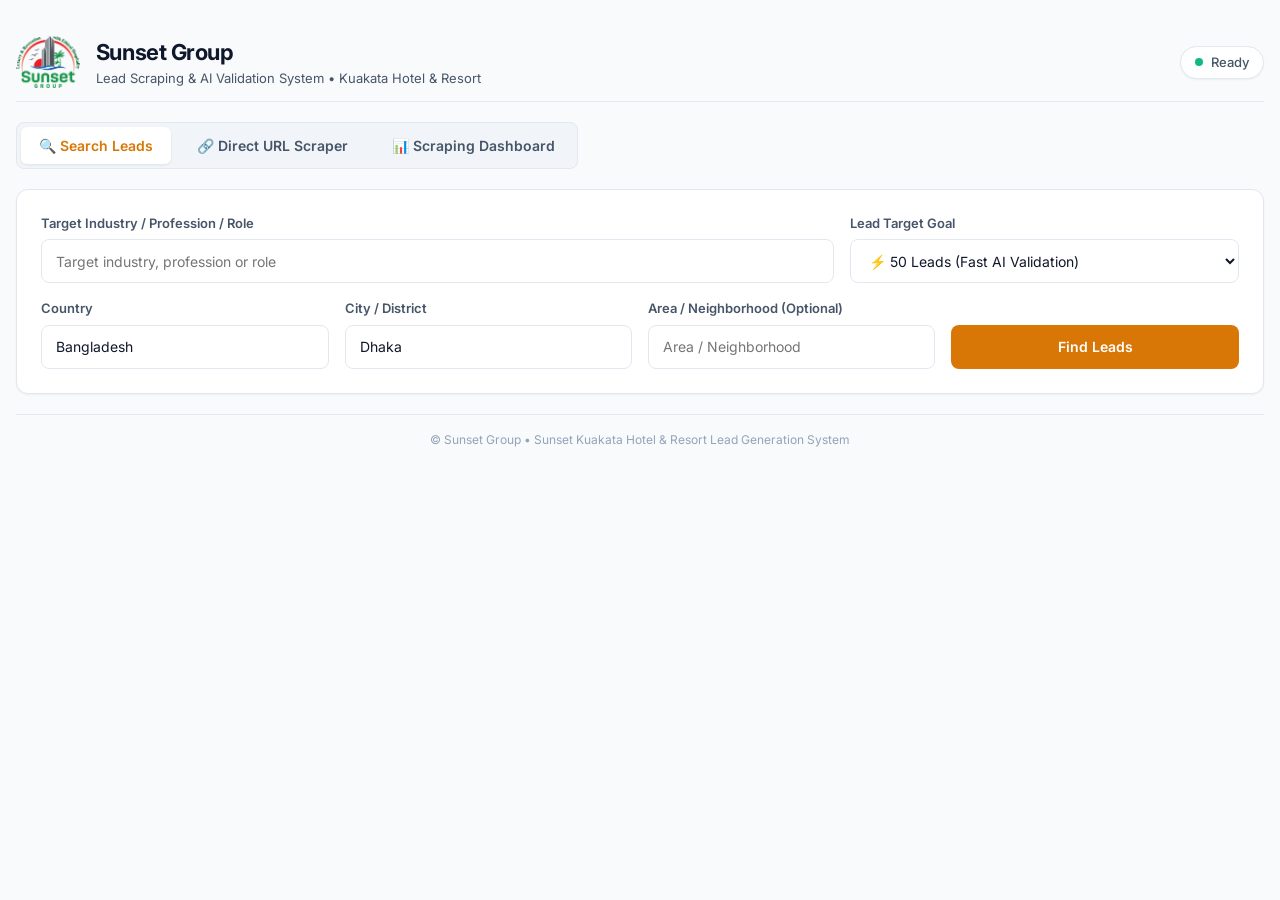
<file: static/index.html>
<!DOCTYPE html>
<html lang="en">
<head>
  <meta charset="UTF-8" />
  <meta name="viewport" content="width=device-width, initial-scale=1.0" />
  <title>Sunset Group • Lead Scraping & AI Validation System</title>
  <link rel="stylesheet" href="/static/style.css" />
  <link rel="preconnect" href="https://fonts.googleapis.com" />
  <link rel="preconnect" href="https://fonts.gstatic.com" crossorigin />
  <link href="https://fonts.googleapis.com/css2?family=Inter:wght@400;500;600;700&display=swap" rel="stylesheet" />
</head>
<body>
  <div class="app-container">
    <!-- Header with Sunset Group Logo -->
    <header class="header">
      <div class="logo-area">
        <img src="/static/Sunset-Group-Logo.png" alt="Sunset Group Logo" class="brand-logo" />
        <div>
          <h1 class="brand-title">Sunset Group</h1>
          <p class="subtitle">Lead Scraping & AI Validation System • Kuakata Hotel & Resort</p>
        </div>
      </div>
      <div class="header-right">
        <div id="statusBadge" class="status-badge">
          <span class="dot"></span> Ready
        </div>
      </div>
    </header>

    <!-- Navigation Tabs -->
    <nav class="nav-tabs">
      <a href="/" class="nav-tab active">🔍 Search Leads</a>
      <a href="/url-scraper" class="nav-tab">🔗 Direct URL Scraper</a>
      <a href="/dashboard" class="nav-tab">📊 Scraping Dashboard</a>
    </nav>

    <!-- Search Form Card -->
    <div class="card search-card">
      <form id="searchForm" class="search-form">
        <!-- Target Role / Category -->
        <div class="input-group col-span-8">
          <label for="categoryInput">Target Industry / Profession / Role</label>
          <input
            type="text"
            id="categoryInput"
            placeholder="Target industry, profession or role"
            required
            autocomplete="off"
          />
        </div>

        <!-- Target Goal -->
        <div class="input-group col-span-4">
          <label for="targetGoalInput">Lead Target Goal</label>
          <select id="targetGoalInput" class="select-input">
            <option value="50" selected>⚡ 50 Leads (Fast AI Validation)</option>
            <option value="100">📋 100 Leads</option>
            <option value="250">🔍 250 Leads</option>
            <option value="500">🔥 500 Leads (Deep Harvest)</option>
          </select>
        </div>

        <!-- Country -->
        <div class="input-group col-span-3">
          <label for="countryInput">Country</label>
          <input
            type="text"
            id="countryInput"
            value="Bangladesh"
            placeholder="Country"
            required
            autocomplete="off"
          />
        </div>

        <!-- City -->
        <div class="input-group col-span-3">
          <label for="cityInput">City / District</label>
          <input
            type="text"
            id="cityInput"
            value="Dhaka"
            placeholder="City / District"
            required
            autocomplete="off"
          />
        </div>

        <!-- Area -->
        <div class="input-group col-span-3">
          <label for="areaInput">Area / Neighborhood (Optional)</label>
          <input
            type="text"
            id="areaInput"
            placeholder="Area / Neighborhood"
            autocomplete="off"
          />
        </div>

        <!-- Search Action Buttons -->
        <div class="col-span-3" style="display: flex; gap: 8px;">
          <button type="submit" id="searchBtn" class="btn btn-primary" style="flex: 1;">
            <span class="btn-text">Find Leads</span>
            <span class="spinner" style="display: none;"></span>
          </button>
          <button type="button" id="stopBtn" class="btn btn-secondary" style="display: none;">
            ⏹️ Stop
          </button>
        </div>
      </form>
    </div>

    <!-- Active Loading State -->
    <div id="loadingState" class="card loading-card" style="display: none;">
      <div class="loading-spinner"></div>
      <div class="live-counter-badge" id="liveCounterBadge">0 Qualified Leads</div>
      <h3 id="loadingTitle">Scraping & AI-Validating Leads...</h3>
      <p id="loadingSubtitle" style="color: var(--text-secondary); font-size: 13px;">Connecting to directories, extracting decision-makers, and running Groq AI validation.</p>
      <div class="progress-bar">
        <div class="progress-bar-fill"></div>
      </div>
      <button type="button" id="stopStreamBtn" class="btn btn-secondary" style="margin-top: 12px;">
        ⏹️ Stop & Keep Harvested Leads
      </button>
    </div>

    <!-- Error State -->
    <div id="errorState" class="card error-card" style="display: none;">
      <div style="font-size: 28px;">⚠️</div>
      <div style="flex: 1;">
        <h3 id="errorTitle" style="color: #991b1b; font-size: 15px;">Search Error</h3>
        <p id="errorMessage" style="color: #b91c1c; font-size: 13px;">An unexpected error occurred.</p>
      </div>
      <button type="button" id="dismissErrorBtn" class="btn btn-secondary">Dismiss</button>
    </div>

    <!-- Empty State -->
    <div id="emptyState" class="card empty-card" style="display: none;">
      <div style="font-size: 36px; margin-bottom: 8px;">🔍</div>
      <h3>No Leads Found</h3>
      <p>No valid prospects passed rule and AI validation for this query. Try broader keywords or a different district.</p>
    </div>

    <!-- Results Section -->
    <section id="resultsSection" style="display: none; flex-direction: column; gap: 16px;">
      <!-- Results Bar -->
      <div style="display: flex; justify-content: space-between; align-items: center; flex-wrap: wrap; gap: 12px;">
        <div>
          <h2 id="resultsCount" style="font-size: 18px; font-weight: 700;">0 Qualified Leads</h2>
          <div style="display: flex; gap: 8px; margin-top: 4px;">
            <span class="badge-tag" id="phoneCountPill">📞 0 phone</span>
            <span class="badge-tag" id="emailCountPill">📧 0 email</span>
            <span class="badge-tag" id="aiPassPill">🤖 Groq AI Validated</span>
          </div>
        </div>

        <div style="display: flex; gap: 8px; align-items: center;">
          <input
            type="text"
            id="filterInput"
            class="filter-input"
            placeholder="Filter current results..."
            style="width: 200px;"
          />
          <button type="button" id="copyAllBtn" class="btn btn-secondary">
            📋 Copy All
          </button>
          <button type="button" id="exportCsvBtn" class="btn btn-success">
            💾 Export CSV
          </button>
        </div>
      </div>

      <!-- Leads Table -->
      <div class="table-container">
        <table class="leads-table">
          <thead>
            <tr>
              <th>#</th>
              <th>Business / Organization</th>
              <th>Contact Person</th>
              <th>Designation</th>
              <th>Phone (+880)</th>
              <th>Email</th>
              <th>Location</th>
              <th>Source</th>
            </tr>
          </thead>
          <tbody id="leadsTableBody">
            <!-- Dynamically populated rows in real-time -->
          </tbody>
        </table>
      </div>
    </section>

    <!-- Footer -->
    <footer class="footer">
      <p>© Sunset Group • Sunset Kuakata Hotel & Resort Lead Generation System</p>
    </footer>
  </div>

  <script src="/static/app.js?v=3"></script>
</body>
</html>
</file>
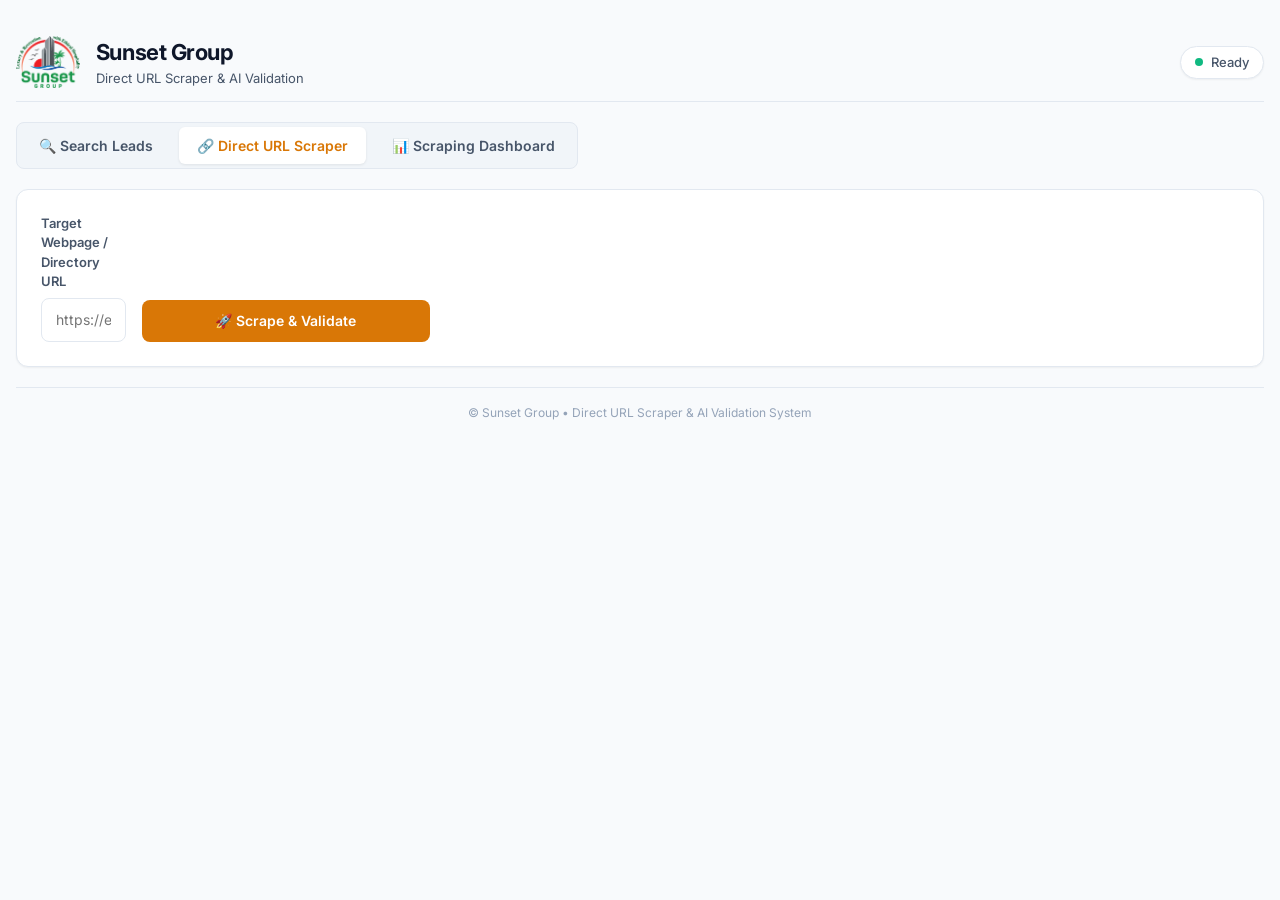
<file: static/url_scraper.html>
<!DOCTYPE html>
<html lang="en">
<head>
  <meta charset="UTF-8" />
  <meta name="viewport" content="width=device-width, initial-scale=1.0" />
  <title>Direct URL Scraper • Sunset Group</title>
  <link rel="stylesheet" href="/static/style.css" />
  <link rel="preconnect" href="https://fonts.googleapis.com" />
  <link rel="preconnect" href="https://fonts.gstatic.com" crossorigin />
  <link href="https://fonts.googleapis.com/css2?family=Inter:wght@400;500;600;700&display=swap" rel="stylesheet" />
</head>
<body>
  <div class="app-container">
    <!-- Header with Sunset Group Logo -->
    <header class="header">
      <div class="logo-area">
        <img src="/static/Sunset-Group-Logo.png" alt="Sunset Group Logo" class="brand-logo" />
        <div>
          <h1 class="brand-title">Sunset Group</h1>
          <p class="subtitle">Direct URL Scraper & AI Validation</p>
        </div>
      </div>
      <div class="header-right">
        <div id="statusBadge" class="status-badge">
          <span class="dot"></span> Ready
        </div>
      </div>
    </header>

    <!-- Navigation Tabs -->
    <nav class="nav-tabs">
      <a href="/" class="nav-tab">🔍 Search Leads</a>
      <a href="/url-scraper" class="nav-tab active">🔗 Direct URL Scraper</a>
      <a href="/dashboard" class="nav-tab">📊 Scraping Dashboard</a>
    </nav>

    <!-- URL Scraper Input Card -->
    <div class="card search-card">
      <form id="urlScrapeForm" class="search-form">
        <!-- Target Webpage URL -->
        <div class="input-group col-span-9">
          <label for="urlInput">Target Webpage / Directory URL</label>
          <input
            type="url"
            id="urlInput"
            placeholder="https://example.com/directory"
            required
            autocomplete="off"
          />
        </div>

        <div class="col-span-3" style="display: flex; gap: 8px; align-items: flex-end;">
          <button type="submit" id="scrapeBtn" class="btn btn-primary" style="flex: 1; height: 42px;">
            <span class="btn-text">🚀 Scrape & Validate</span>
            <span class="spinner" style="display: none;"></span>
          </button>
          <button type="button" id="stopBtn" class="btn btn-secondary" style="display: none; height: 42px;">
            ⏹️ Stop
          </button>
        </div>
      </form>
    </div>

    <!-- Active Loading State -->
    <div id="loadingState" class="card loading-card" style="display: none;">
      <div class="loading-spinner"></div>
      <div class="live-counter-badge" id="liveCounterBadge">0 Leads Found</div>
      <h3 id="loadingTitle">Scraping & AI-Validating Contacts...</h3>
      <p id="loadingSubtitle" style="color: var(--text-secondary); font-size: 13px;">Checking SSRF boundaries, detecting scraping mode, and running AI validation.</p>
      <div class="progress-bar">
        <div class="progress-bar-fill"></div>
      </div>
      <button type="button" id="stopStreamBtn" class="btn btn-secondary" style="margin-top: 12px;">
        ⏹️ Stop & Keep Collected Leads
      </button>
    </div>

    <!-- Error State -->
    <div id="errorState" class="card error-card" style="display: none;">
      <div style="font-size: 28px;">⚠️</div>
      <div style="flex: 1;">
        <h3 id="errorTitle" style="color: #991b1b; font-size: 15px;">Scrape Failed</h3>
        <p id="errorMessage" style="color: #b91c1c; font-size: 13px;">Could not scrape target URL.</p>
      </div>
      <button type="button" id="dismissErrorBtn" class="btn btn-secondary">Dismiss</button>
    </div>

    <!-- Empty State -->
    <div id="emptyState" class="card empty-card" style="display: none;">
      <div style="font-size: 36px; margin-bottom: 8px;">🔍</div>
      <h3>No Qualified Contacts Found</h3>
      <p>No valid contact details passed rule-based and AI validation on this webpage.</p>
    </div>

    <!-- Results Section -->
    <section id="resultsSection" style="display: none; flex-direction: column; gap: 16px;">
      <div style="display: flex; justify-content: space-between; align-items: center; flex-wrap: wrap; gap: 12px;">
        <div>
          <h2 id="resultsCount" style="font-size: 18px; font-weight: 700;">0 Qualified Leads</h2>
          <div style="display: flex; gap: 8px; margin-top: 4px;">
            <span class="badge-tag" id="phoneCountPill">📞 0 with phone</span>
            <span class="badge-tag" id="emailCountPill">📧 0 with email</span>
            <span class="badge-tag" id="sourcePill">🌐 Direct URL</span>
          </div>
        </div>

        <div style="display: flex; gap: 8px; align-items: center;">
          <input
            type="text"
            id="filterInput"
            class="filter-input"
            placeholder="Filter current results..."
            style="width: 200px;"
          />
          <button type="button" id="copyAllBtn" class="btn btn-secondary">
            📋 Copy All
          </button>
          <button type="button" id="exportCsvBtn" class="btn btn-success">
            💾 Export CSV
          </button>
        </div>
      </div>

      <!-- Table View -->
      <div class="table-container">
        <table class="leads-table">
          <thead>
            <tr>
              <th>#</th>
              <th>Business / Organization</th>
              <th>Contact Person</th>
              <th>Designation</th>
              <th>Phone (+880)</th>
              <th>Email</th>
              <th>Source URL</th>
            </tr>
          </thead>
          <tbody id="leadsTableBody">
            <!-- Dynamically populated rows in real-time -->
          </tbody>
        </table>
      </div>
    </section>

    <!-- Footer -->
    <footer class="footer">
      <p>© Sunset Group • Direct URL Scraper & AI Validation System</p>
    </footer>
  </div>

  <script src="/static/url_scraper.js?v=3"></script>
</body>
</html>
</file>
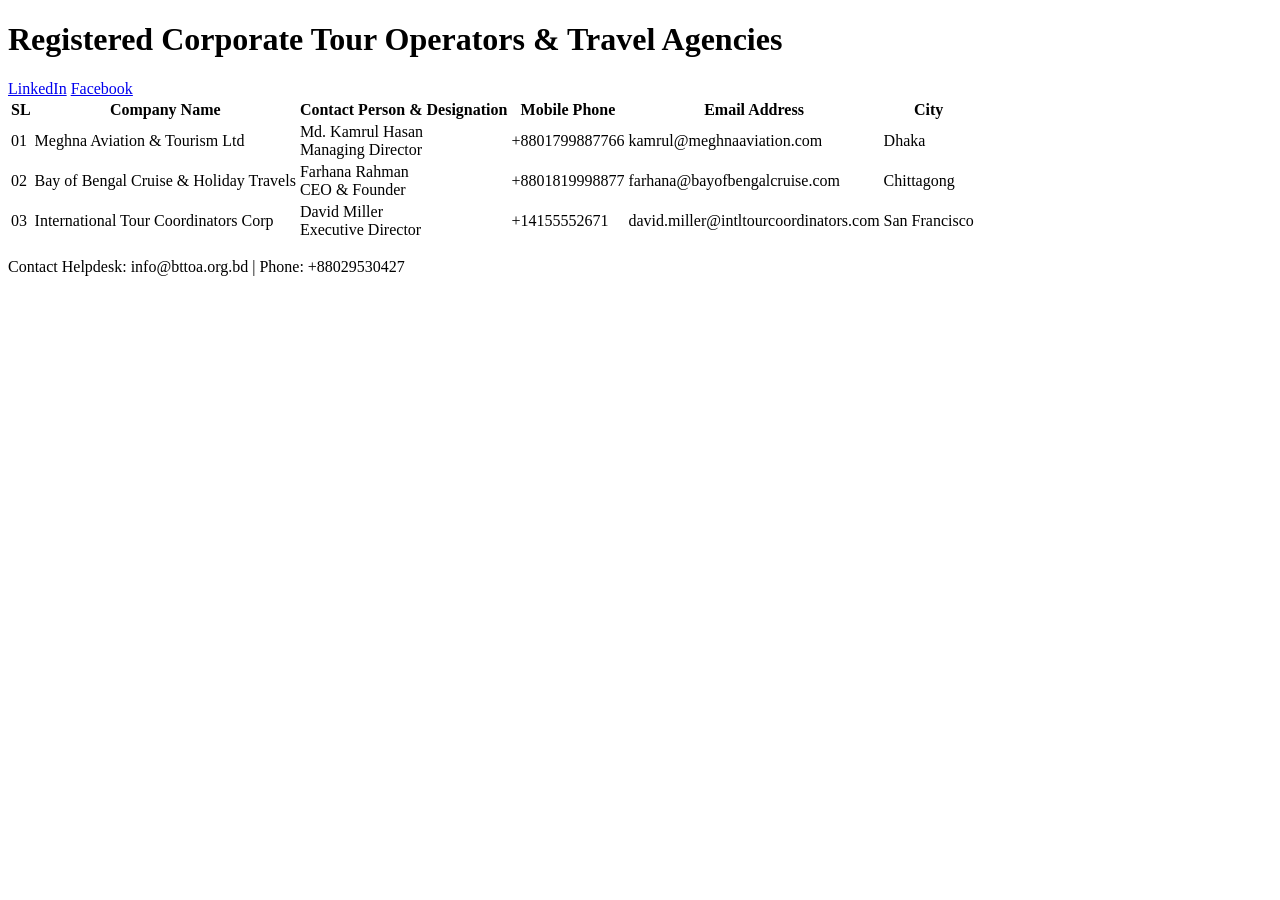
<file: tests/fixtures/corporate_directory.html>
<!DOCTYPE html>
<html lang="en">
<head>
  <meta charset="UTF-8">
  <title>Bangladesh Travel & Tour Operators Association Directory</title>
  <meta property="og:site_name" content="BTTOA National Directory">
  <meta property="og:title" content="Member Directory">
</head>
<body>
  <header>
    <h1>Registered Corporate Tour Operators & Travel Agencies</h1>
    <a href="https://www.linkedin.com/company/bttoa-official">LinkedIn</a>
    <a href="https://www.facebook.com/bttoabd">Facebook</a>
  </header>
  <main>
    <table>
      <thead>
        <tr>
          <th>SL</th>
          <th>Company Name</th>
          <th>Contact Person & Designation</th>
          <th>Mobile Phone</th>
          <th>Email Address</th>
          <th>City</th>
        </tr>
      </thead>
      <tbody>
        <tr>
          <td>01</td>
          <td>Meghna Aviation & Tourism Ltd</td>
          <td>Md. Kamrul Hasan<br>Managing Director</td>
          <td>+8801799887766</td>
          <td>kamrul@meghnaaviation.com</td>
          <td>Dhaka</td>
        </tr>
        <tr>
          <td>02</td>
          <td>Bay of Bengal Cruise & Holiday Travels</td>
          <td>Farhana Rahman<br>CEO & Founder</td>
          <td>+8801819998877</td>
          <td>farhana@bayofbengalcruise.com</td>
          <td>Chittagong</td>
        </tr>
        <tr>
          <td>03</td>
          <td>International Tour Coordinators Corp</td>
          <td>David Miller<br>Executive Director</td>
          <td>+14155552671</td>
          <td>david.miller@intltourcoordinators.com</td>
          <td>San Francisco</td>
        </tr>
      </tbody>
    </table>
  </main>
  <footer>
    <p>Contact Helpdesk: info@bttoa.org.bd | Phone: +88029530427</p>
  </footer>
</body>
</html>
</file>
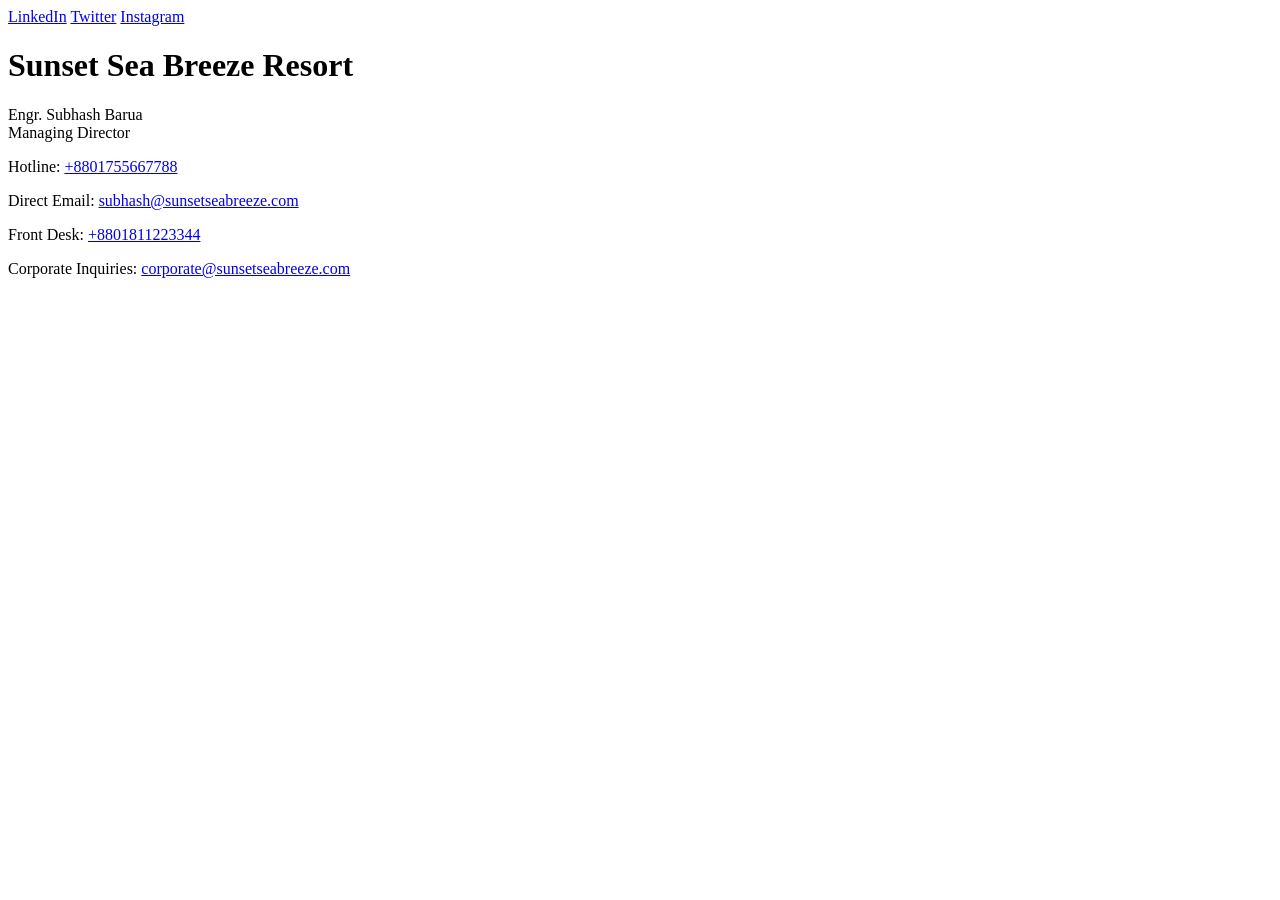
<file: tests/fixtures/hotel_profile.html>
<!DOCTYPE html>
<html lang="en">
<head>
  <meta charset="UTF-8">
  <title>Sunset Sea Breeze Resort & Suites</title>
  <script type="application/ld+json">
  {
    "@context": "https://schema.org",
    "@type": "Hotel",
    "name": "Sunset Sea Breeze Resort",
    "telephone": "+8801755667788",
    "email": "booking@sunsetseabreeze.com",
    "url": "https://sunsetseabreeze.com",
    "address": {
      "@type": "PostalAddress",
      "streetAddress": "Marine Drive, Kolatoli",
      "addressLocality": "Cox's Bazar",
      "addressCountry": "Bangladesh"
    },
    "founder": {
      "@type": "Person",
      "name": "Engr. Subhash Barua",
      "jobTitle": "Managing Director"
    }
  }
  </script>
</head>
<body>
  <div class="header">
    <a href="https://www.linkedin.com/company/sunsetseabreeze">LinkedIn</a>
    <a href="https://twitter.com/sunsetseabreeze">Twitter</a>
    <a href="https://instagram.com/sunsetseabreeze">Instagram</a>
  </div>
  <div class="card">
    <h1 class="company-name">Sunset Sea Breeze Resort</h1>
    <div class="person-name">Engr. Subhash Barua</div>
    <div class="designation">Managing Director</div>
    <p>Hotline: <a href="tel:+8801755667788">+8801755667788</a></p>
    <p>Direct Email: <a href="mailto:subhash@sunsetseabreeze.com">subhash@sunsetseabreeze.com</a></p>
    <p>Front Desk: <a href="tel:+8801811223344">+8801811223344</a></p>
    <p>Corporate Inquiries: <a href="mailto:corporate@sunsetseabreeze.com">corporate@sunsetseabreeze.com</a></p>
  </div>
</body>
</html>
</file>
<file: static/style.css>
:root {
  --font-family: 'Inter', -apple-system, BlinkMacSystemFont, 'Segoe UI', Roboto, sans-serif;
  --bg-color: #f8fafc;
  --card-bg: #ffffff;
  --text-primary: #0f172a;
  --text-secondary: #475569;
  --text-muted: #94a3b8;
  --primary: #d97706; /* Sunset amber/warm primary */
  --primary-hover: #b45309;
  --primary-light: #fef3c7;
  --primary-border: #fde68a;
  --accent-blue: #2563eb;
  --success: #10b981;
  --success-hover: #059669;
  --success-light: #d1fae5;
  --danger: #ef4444;
  --danger-light: #fee2e2;
  --purple: #8b5cf6;
  --purple-light: #ede9fe;
  --border-color: #e2e8f0;
  --radius-lg: 12px;
  --radius-md: 8px;
  --radius-sm: 6px;
  --shadow-sm: 0 1px 2px 0 rgb(0 0 0 / 0.05);
  --shadow-md: 0 4px 6px -1px rgb(0 0 0 / 0.08), 0 2px 4px -2px rgb(0 0 0 / 0.06);
  --shadow-lg: 0 10px 15px -3px rgb(0 0 0 / 0.1), 0 4px 6px -4px rgb(0 0 0 / 0.05);
}

* {
  box-sizing: border-box;
  margin: 0;
  padding: 0;
}

body {
  font-family: var(--font-family);
  background-color: var(--bg-color);
  color: var(--text-primary);
  line-height: 1.5;
  -webkit-font-smoothing: antialiased;
  padding: 24px 16px;
}

.app-container {
  max-width: 1280px;
  margin: 0 auto;
  display: flex;
  flex-direction: column;
  gap: 20px;
}

/* Header */
.header {
  display: flex;
  justify-content: space-between;
  align-items: center;
  padding: 12px 0;
  border-bottom: 1px solid var(--border-color);
}

.logo-area {
  display: flex;
  align-items: center;
  gap: 16px;
}

.brand-logo {
  height: 52px;
  width: auto;
  max-width: 140px;
  object-fit: contain;
  border-radius: var(--radius-sm);
  display: block;
}

.brand-title {
  font-size: 22px;
  font-weight: 700;
  color: var(--text-primary);
  letter-spacing: -0.02em;
}

.subtitle {
  font-size: 13px;
  color: var(--text-secondary);
}

.header-right {
  display: flex;
  align-items: center;
  gap: 12px;
}

.status-badge {
  display: inline-flex;
  align-items: center;
  gap: 8px;
  padding: 6px 14px;
  background: white;
  border: 1px solid var(--border-color);
  border-radius: 9999px;
  font-size: 13px;
  font-weight: 500;
  color: var(--text-secondary);
  box-shadow: var(--shadow-sm);
}

.status-badge .dot {
  width: 8px;
  height: 8px;
  border-radius: 50%;
  background-color: var(--success);
}

/* Navigation Tabs */
.nav-tabs {
  display: flex;
  gap: 8px;
  background: #f1f5f9;
  padding: 4px;
  border-radius: var(--radius-md);
  border: 1px solid var(--border-color);
  width: fit-content;
}

.nav-tab {
  display: inline-flex;
  align-items: center;
  gap: 8px;
  padding: 8px 18px;
  font-size: 14px;
  font-weight: 600;
  color: var(--text-secondary);
  text-decoration: none;
  border-radius: var(--radius-sm);
  transition: all 0.2s ease;
}

.nav-tab:hover {
  color: var(--text-primary);
  background: rgba(255, 255, 255, 0.6);
}

.nav-tab.active {
  background: #ffffff;
  color: var(--primary);
  box-shadow: 0 1px 3px rgba(0, 0, 0, 0.08);
}

/* Cards */
.card {
  background: var(--card-bg);
  border: 1px solid var(--border-color);
  border-radius: var(--radius-lg);
  box-shadow: var(--shadow-sm);
  padding: 24px;
}

/* Grid helper */
.search-form {
  display: grid;
  grid-template-columns: repeat(12, 1fr);
  gap: 16px;
  align-items: flex-end;
}

.col-span-12 { grid-column: span 12; }
.col-span-8 { grid-column: span 8; }
.col-span-6 { grid-column: span 6; }
.col-span-4 { grid-column: span 4; }
.col-span-3 { grid-column: span 3; }
.col-span-2 { grid-column: span 2; }

@media (max-width: 900px) {
  .col-span-8, .col-span-6, .col-span-4, .col-span-3, .col-span-2 {
    grid-column: span 12;
  }
}

.input-group {
  display: flex;
  flex-direction: column;
  gap: 6px;
}

.input-group label {
  font-size: 13px;
  font-weight: 600;
  color: var(--text-secondary);
}

.input-group input,
.select-input,
.filter-input {
  width: 100%;
  height: 44px;
  padding: 0 14px;
  font-size: 14px;
  font-family: inherit;
  border: 1px solid var(--border-color);
  border-radius: var(--radius-md);
  background-color: #ffffff;
  color: var(--text-primary);
  transition: all 0.2s ease;
  outline: none;
}

.input-group input:focus,
.select-input:focus,
.filter-input:focus {
  border-color: var(--primary);
  box-shadow: 0 0 0 3px rgba(217, 119, 6, 0.15);
}

/* Phone input with visible +880 indicator */
.phone-input-wrapper {
  display: flex;
  align-items: center;
  border: 1px solid var(--border-color);
  border-radius: var(--radius-md);
  background: white;
  overflow: hidden;
  height: 44px;
  transition: all 0.2s ease;
}

.phone-input-wrapper:focus-within {
  border-color: var(--primary);
  box-shadow: 0 0 0 3px rgba(217, 119, 6, 0.15);
}

.phone-prefix {
  padding: 0 12px;
  background: #f1f5f9;
  color: var(--text-secondary);
  font-weight: 600;
  font-size: 13px;
  height: 100%;
  display: flex;
  align-items: center;
  border-right: 1px solid var(--border-color);
  user-select: none;
}

.phone-input-wrapper input {
  border: none !important;
  height: 100% !important;
  box-shadow: none !important;
  padding: 0 12px;
}

/* Buttons */
.btn {
  height: 44px;
  padding: 0 20px;
  font-size: 14px;
  font-weight: 600;
  font-family: inherit;
  border: none;
  border-radius: var(--radius-md);
  cursor: pointer;
  display: inline-flex;
  align-items: center;
  justify-content: center;
  gap: 8px;
  transition: all 0.2s ease;
  white-space: nowrap;
}

.btn-primary {
  background-color: var(--primary);
  color: white;
}

.btn-primary:hover {
  background-color: var(--primary-hover);
}

.btn-secondary {
  background-color: white;
  border: 1px solid var(--border-color);
  color: var(--text-primary);
}

.btn-secondary:hover {
  background-color: #f1f5f9;
}

.btn-success {
  background-color: var(--success);
  color: white;
}

.btn-success:hover {
  background-color: var(--success-hover);
}

.btn:disabled {
  opacity: 0.6;
  cursor: not-allowed;
}

/* Spinner */
.spinner {
  width: 16px;
  height: 16px;
  border: 2px solid rgba(255, 255, 255, 0.3);
  border-top-color: white;
  border-radius: 50%;
  animation: spin 0.8s linear infinite;
  display: inline-block;
}

@keyframes spin {
  to { transform: rotate(360deg); }
}

/* Loading Card */
.loading-card {
  text-align: center;
  padding: 36px 24px;
  display: flex;
  flex-direction: column;
  align-items: center;
  gap: 12px;
}

.loading-spinner {
  width: 44px;
  height: 44px;
  border: 4px solid #e2e8f0;
  border-top-color: var(--primary);
  border-radius: 50%;
  animation: spin 0.8s linear infinite;
}

.live-counter-badge {
  font-size: 14px;
  font-weight: 700;
  color: var(--primary-hover);
  background: var(--primary-light);
  padding: 6px 16px;
  border-radius: 9999px;
  border: 1px solid var(--primary-border);
}

.progress-bar {
  width: 280px;
  height: 6px;
  background-color: #e2e8f0;
  border-radius: 999px;
  overflow: hidden;
  margin-top: 8px;
}

.progress-bar-fill {
  width: 100%;
  height: 100%;
  background: linear-gradient(90deg, #d97706, #f59e0b, #d97706);
  background-size: 200% 100%;
  animation: progressPulse 1.5s ease-in-out infinite;
}

@keyframes progressPulse {
  0% { background-position: 200% 0; }
  100% { background-position: -200% 0; }
}

/* Error & Empty States */
.error-card {
  display: flex;
  align-items: center;
  gap: 16px;
  border-color: #fecaca;
  background-color: #fff1f2;
}

.empty-card {
  text-align: center;
  padding: 48px 24px;
  color: var(--text-secondary);
}

/* Dashboard Stats Grid */
.stats-grid {
  display: grid;
  grid-template-columns: repeat(auto-fit, minmax(200px, 1fr));
  gap: 16px;
}

.stat-card {
  background: white;
  border: 1px solid var(--border-color);
  border-radius: var(--radius-lg);
  padding: 20px;
  box-shadow: var(--shadow-sm);
  display: flex;
  flex-direction: column;
  gap: 6px;
}

.stat-label {
  font-size: 13px;
  font-weight: 600;
  color: var(--text-secondary);
  display: flex;
  align-items: center;
  gap: 6px;
}

.stat-value {
  font-size: 28px;
  font-weight: 700;
  color: var(--text-primary);
  line-height: 1.1;
}

.stat-sub {
  font-size: 12px;
  color: var(--text-muted);
}

/* Badge System */
.badge-tag {
  display: inline-block;
  padding: 2px 8px;
  border-radius: var(--radius-sm);
  font-size: 11px;
  font-weight: 500;
  background-color: #f1f5f9;
  color: var(--text-secondary);
}

.badge-role {
  display: inline-block;
  padding: 2px 8px;
  border-radius: var(--radius-sm);
  font-size: 11px;
  font-weight: 600;
  background-color: #eff6ff;
  color: #1d4ed8;
  border: 1px solid #bfdbfe;
}

/* Table & Horizontal Scrolling */
.table-container {
  padding: 0;
  width: 100%;
  max-width: 100%;
  overflow-x: auto;
  overflow-y: visible;
  border-radius: var(--radius-lg);
  border: 1px solid var(--border-color);
  background: white;
  box-shadow: var(--shadow-sm);
  scrollbar-width: thin;
  scrollbar-color: #94a3b8 #f1f5f9;
  -webkit-overflow-scrolling: touch;
}

/* Accessible, discoverable horizontal scrollbar */
.table-container::-webkit-scrollbar {
  height: 10px;
  width: 10px;
}

.table-container::-webkit-scrollbar-track {
  background: #f1f5f9;
  border-radius: 6px;
}

.table-container::-webkit-scrollbar-thumb {
  background-color: #94a3b8;
  border-radius: 6px;
  border: 2px solid #f1f5f9;
}

.table-container::-webkit-scrollbar-thumb:hover {
  background-color: #64748b;
}

.leads-table {
  width: 100%;
  min-width: 920px;
  border-collapse: collapse;
  text-align: left;
  font-size: 13px;
}

.leads-table th,
.leads-table td {
  white-space: nowrap;
}

.leads-table td:nth-child(2) {
  white-space: normal;
  min-width: 180px;
}

.leads-table th {
  background-color: #f8fafc;
  color: var(--text-secondary);
  font-weight: 600;
  padding: 12px 14px;
  border-bottom: 1px solid var(--border-color);
  white-space: nowrap;
}

.leads-table td {
  padding: 12px 14px;
  border-bottom: 1px solid #f1f5f9;
  vertical-align: middle;
}

.leads-table tbody tr:hover {
  background-color: #f8fafc;
}

/* Links */
.phone-link, .email-link, .website-link {
  color: var(--primary);
  text-decoration: none;
  font-weight: 500;
}

.phone-link:hover, .email-link:hover, .website-link:hover {
  text-decoration: underline;
  color: var(--primary-hover);
}

/* Pagination */
.pagination-controls {
  display: flex;
  justify-content: space-between;
  align-items: center;
  padding: 14px 20px;
  background: white;
  border-top: 1px solid var(--border-color);
  flex-wrap: wrap;
  gap: 12px;
}

.page-btn {
  padding: 6px 14px;
  font-size: 13px;
  font-weight: 600;
  border: 1px solid var(--border-color);
  border-radius: var(--radius-sm);
  background: white;
  cursor: pointer;
  transition: all 0.15s ease;
}

.page-btn:hover:not(:disabled) {
  background: #f1f5f9;
}

.page-btn:disabled {
  opacity: 0.5;
  cursor: not-allowed;
}

/* Footer */
.footer {
  text-align: center;
  font-size: 12px;
  color: var(--text-muted);
  padding: 16px 0;
  border-top: 1px solid var(--border-color);
}
</file>
